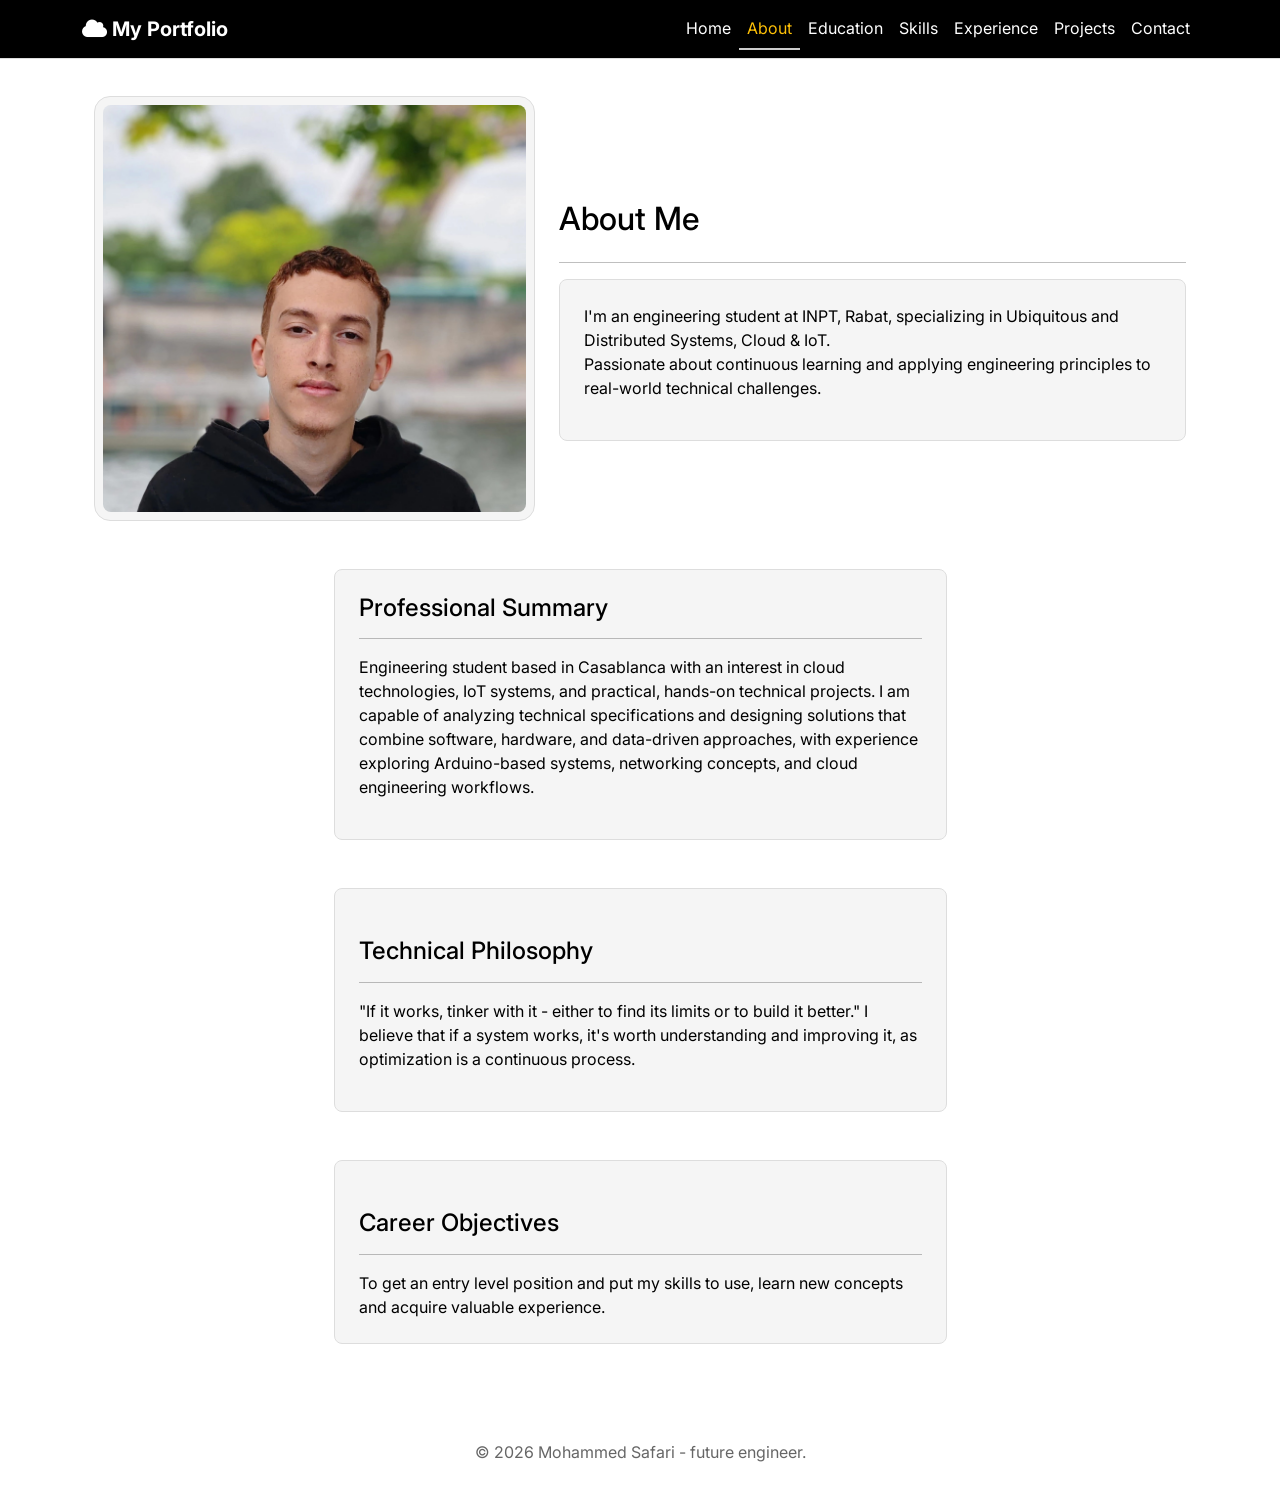
<file: about.html>
<!DOCTYPE html>
<html lang="en">

<head>
    <meta charset="UTF-8">
    <meta name="viewport" content="width=device-width, initial-scale=1.0">
    <title>About Me | Mohammed Safari</title>
    <link href="https://cdn.jsdelivr.net/npm/bootstrap@5.3.0/dist/css/bootstrap.min.css" rel="stylesheet">
    <link href="https://cdnjs.cloudflare.com/ajax/libs/font-awesome/6.4.0/css/all.min.css" rel="stylesheet">
    <link href="https://unpkg.com/aos@2.3.1/dist/aos.css" rel="stylesheet">
    <link href="https://fonts.googleapis.com/css2?family=Inter:wght@300;400;600;800&display=swap" rel="stylesheet">
    <link rel="stylesheet" href="css/styles.css">
</head>

<body>
    <div class="bg-animation"></div>

    <nav class="navbar navbar-expand-lg navbar-dark fixed-top glass-nav">
        <div class="container">
            <a class="navbar-brand fw-bold text-accent" href="index.html"><i class="fas fa-cloud"></i> My Portfolio</a>
            <button class="navbar-toggler" type="button" data-bs-toggle="collapse" data-bs-target="#navbarNav">
                <span class="navbar-toggler-icon"></span>
            </button>
            <div class="collapse navbar-collapse justify-content-end" id="navbarNav">
                <ul class="navbar-nav">
                    <li class="nav-item"><a class="nav-link" href="index.html">Home</a></li>
                    <li class="nav-item"><a class="nav-link active" href="about.html">About</a></li>
                    <li class="nav-item"><a class="nav-link" href="education.html">Education</a></li>
                    <li class="nav-item"><a class="nav-link" href="skills.html">Skills</a></li>
                    <li class="nav-item"><a class="nav-link" href="experience.html">Experience</a></li>
                    <li class="nav-item"><a class="nav-link" href="projects.html">Projects</a></li>
                    <li class="nav-item"><a class="nav-link" href="contact.html">Contact</a></li>
                </ul>
            </div>
        </div>
    </nav>

    <main class="container mt-5 pt-5 pb-5 min-vh-100 d-flex align-items-center">
        <div class="row align-items-center w-100">
            <div class="col-md-5 mb-4" data-aos="fade-right" data-aos-duration="800">
                <div class="glass-card p-2 text-center rounded-4">
                    <img src="assets/IMG_20250724_004520_618.jpg" alt="Mohammed Safari" class="img-fluid rounded-3">
                </div>
            </div>
            <div class="col-md-7" data-aos="fade-left" data-aos-duration="800" data-aos-delay="200">
                <h2 class="mb-4">About Me</h2>
                <hr class="section-line" />
                <div class="glass-card p-4 rounded-3">
                    <p class="mb-0" data-aos="fade-left" data-aos-delay="500">I'm an engineering student at INPT, Rabat, specializing in Ubiquitous and Distributed Systems, Cloud & IoT.
                        <br>Passionate about continuous learning and applying engineering principles to real-world technical challenges.<p>
                </div>
            </div>
            <div class="row align-items-center justify-content-center w-100 mt-4">
                <div class="col-md-7" data-aos="fade-right" data-aos-duration="800" data-aos-delay="200">
                    <div class="glass-card p-4 rounded-3 mb-5">
                        <h4 class="mb-3" data-aos="fade-right" data-aos-delay="300">Professional Summary</h4>
                        <hr class="section-line" />
                        <p data-aos="fade-right" data-aos-delay="400">Engineering student based in Casablanca with an interest in cloud technologies, IoT systems,
                            and practical, hands-on technical projects. 
                            I am capable of analyzing technical specifications and designing solutions that combine software, 
                            hardware, and data-driven approaches, with experience exploring Arduino-based systems, 
                            networking concepts, and cloud engineering workflows.</p>
                    </div>
                </div>
                <div class="col-md-7" data-aos="fade-left" data-aos-duration="800" data-aos-delay="200">
                    <div class="glass-card p-4 rounded-3 mb-5">
                        <h4 class="mb-3 mt-4" data-aos="fade-left" data-aos-delay="500">Technical Philosophy</h4>
                        <hr class="section-line" />
                        <p data-aos="fade-left" data-aos-delay="600">"If it works, tinker with it - either to find its limits or to build it better." I believe that
                            if a system works, it's worth understanding and improving it, as optimization is a continuous process.</p>
                    </div>
                </div>
                <div class="col-md-7" data-aos="fade-right" data-aos-duration="800" data-aos-delay="200">
                    <div class="glass-card p-4 rounded-3 mb-4">
                        <h4 class="mb-3 mt-4" data-aos="fade-right" data-aos-delay="400">Career Objectives</h4>
                        <hr class="section-line" />
                        <p class="mb-0" >To get an entry level position and put my skills to use, learn new concepts and acquire valuable experience.</p>
                    </div>
                </div>
            </div>
        </div>
    </main>

    <footer class="text-center py-4" style="background: var(--bg-dark);">
        <p class="mb-0 text-muted">&copy; 2026 Mohammed Safari - future engineer.</p>
    </footer>

    <script src="https://cdn.jsdelivr.net/npm/bootstrap@5.3.0/dist/js/bootstrap.bundle.min.js"></script>
    <script src="https://unpkg.com/aos@2.3.1/dist/aos.js"></script>
    <script src="js/script.js"></script>

</body>


</html>
</file>
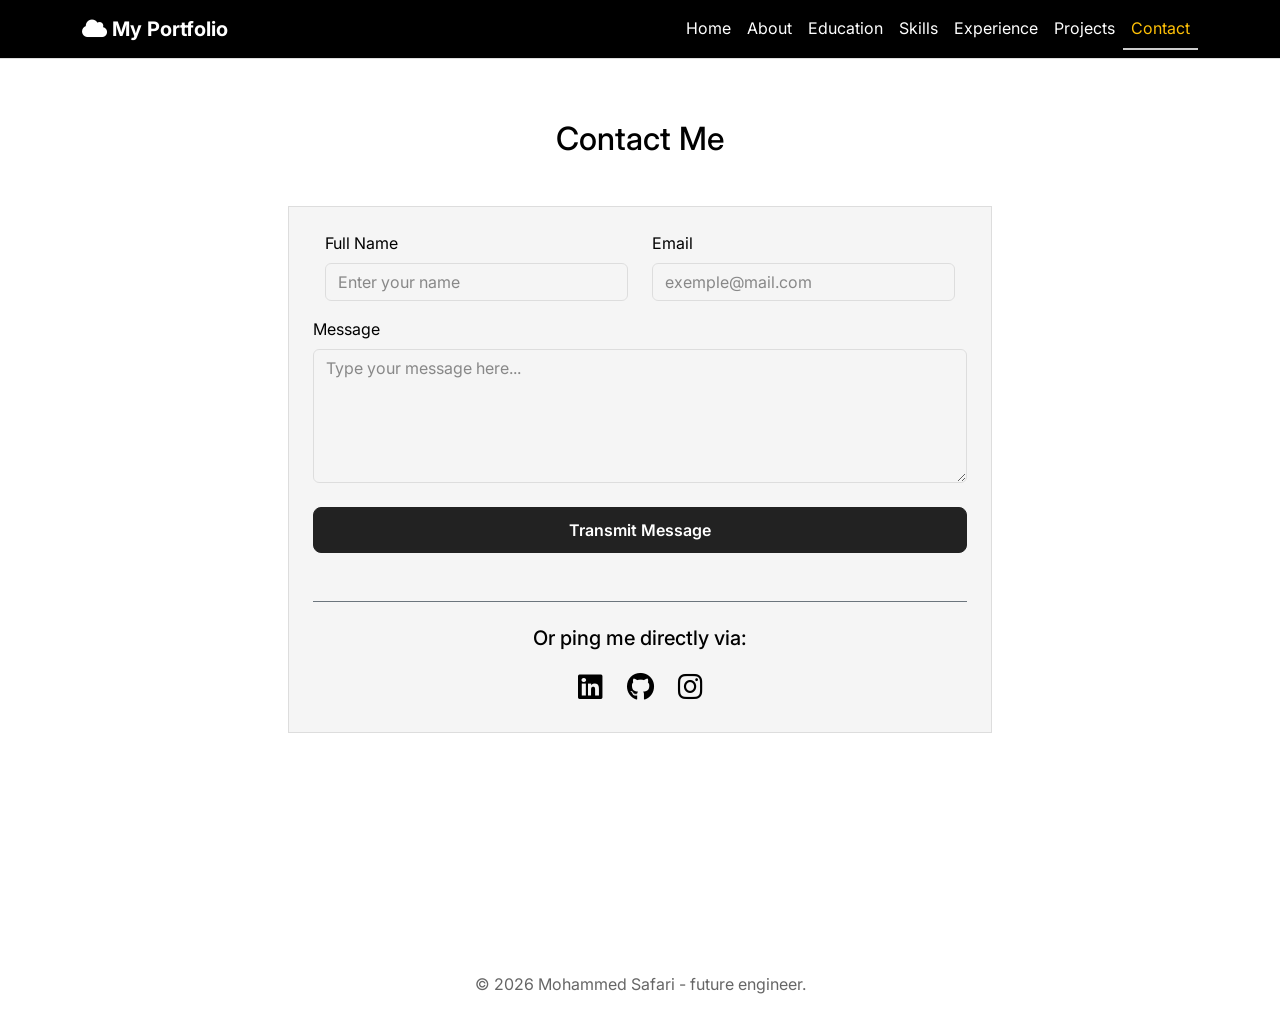
<file: contact.html>
<!DOCTYPE html>
<html lang="en">

<head>
    <meta charset="UTF-8">
    <meta name="viewport" content="width=device-width, initial-scale=1.0">
    <title>Contact Me | Mohammed Safari</title>
    <link href="https://cdn.jsdelivr.net/npm/bootstrap@5.3.0/dist/css/bootstrap.min.css" rel="stylesheet">
    <link href="https://cdnjs.cloudflare.com/ajax/libs/font-awesome/6.4.0/css/all.min.css" rel="stylesheet">
    <link href="https://unpkg.com/aos@2.3.1/dist/aos.css" rel="stylesheet">
    <link href="https://fonts.googleapis.com/css2?family=Inter:wght@300;400;600;800&display=swap" rel="stylesheet">
    <link rel="stylesheet" href="css/styles.css">
</head>

<body>
    <div class="bg-animation"></div>

    <nav class="navbar navbar-expand-lg navbar-dark fixed-top glass-nav">
        <div class="container">
            <a class="navbar-brand fw-bold text-accent" href="index.html"><i class="fas fa-cloud"></i> My Portfolio</a>
            <button class="navbar-toggler" type="button" data-bs-toggle="collapse" data-bs-target="#navbarNav">
                <span class="navbar-toggler-icon"></span>
            </button>
            <div class="collapse navbar-collapse justify-content-end" id="navbarNav">
                <ul class="navbar-nav">
                    <li class="nav-item"><a class="nav-link" href="index.html">Home</a></li>
                    <li class="nav-item"><a class="nav-link" href="about.html">About</a></li>
                    <li class="nav-item"><a class="nav-link active" href="education.html">Education</a></li>
                    <li class="nav-item"><a class="nav-link" href="skills.html">Skills</a></li>
                    <li class="nav-item"><a class="nav-link" href="experience.html">Experience</a></li>
                    <li class="nav-item"><a class="nav-link" href="projects.html">Projects</a></li>
                    <li class="nav-item"><a class="nav-link" href="contact.html">Contact</a></li>
                </ul>
            </div>
        </div>
    </nav>

    <main class="container mt-5 pt-5 pb-5 min-vh-100">
        <h2 class="text-center mb-5 mt-4" data-aos="fade-down">Contact Me</span>
        </h2>
        <div class="row justify-content-center">
            <div class="col-md-8">
                <div class="glass-card p-4 mx-2" data-aos="zoom-in" data-aos-duration="600">
                    <form id="contactForm">
                        <div class="row mb-3">
                            <div class="col-md-6" data-aos="fade-up" data-aos-delay="100">
                                <label for="name" class="form-label">Full Name</label>
                                <input type="text" class="form-control" id="name" required placeholder="Enter your name">
                            </div>
                            <div class="col-md-6 mt-3 mt-md-0" data-aos="fade-up" data-aos-delay="200">
                                <label for="email" class="form-label">Email</label>
                                <input type="email" class="form-control" id="email" required
                                    placeholder="exemple@mail.com">
                            </div>
                        </div>
                        <div class="mb-4" data-aos="fade-up" data-aos-delay="300">
                            <label for="message" class="form-label">Message</label>
                            <textarea class="form-control" id="message" rows="5" required
                                placeholder="Type your message here..."></textarea>
                        </div>
                        <button type="submit" id="submitBtn" class="btn btn-primary-custom w-100" data-aos="fade-up"
                            data-aos-delay="400">Transmit Message</button>
                    </form>

                    <div class="text-center mt-5 border-top border-secondary pt-4" data-aos="fade-in"
                        data-aos-delay="500">
                        <h5>Or ping me directly via:</h5>
                        <div class="d-flex justify-content-center gap-4 mt-3 fs-3">
                            <a href="https://www.linkedin.com/in/mohammed-safari-4b295926b/" title="LinkedIn" target="_blank" class="text-light hover-accent transition"><i class="fab fa-linkedin"></i></a>
                            <a href="https://github.com/pknmido" title="GitHub" target="_blank" class="text-light hover-accent transition"><i class="fab fa-github"></i></a>
                            <a href="https://www.instagram.com/pkn_mido/" title="Instagram" target="_blank" class="text-light hover-accent transition"><i class="fab fa-instagram"></i></a>
                        </div>
                    </div>
                </div>
            </div>
        </div>
    </main>

    <footer class="text-center py-4" style="background: var(--bg-dark);">
        <p class="mb-0 text-muted">&copy; 2026 Mohammed Safari - future engineer.</p>
    </footer>

    <script src="https://cdn.jsdelivr.net/npm/bootstrap@5.3.0/dist/js/bootstrap.bundle.min.js"></script>
    <script src="https://unpkg.com/aos@2.3.1/dist/aos.js"></script>
    <script src="js/script.js"></script>
</body>

</html>
</file>
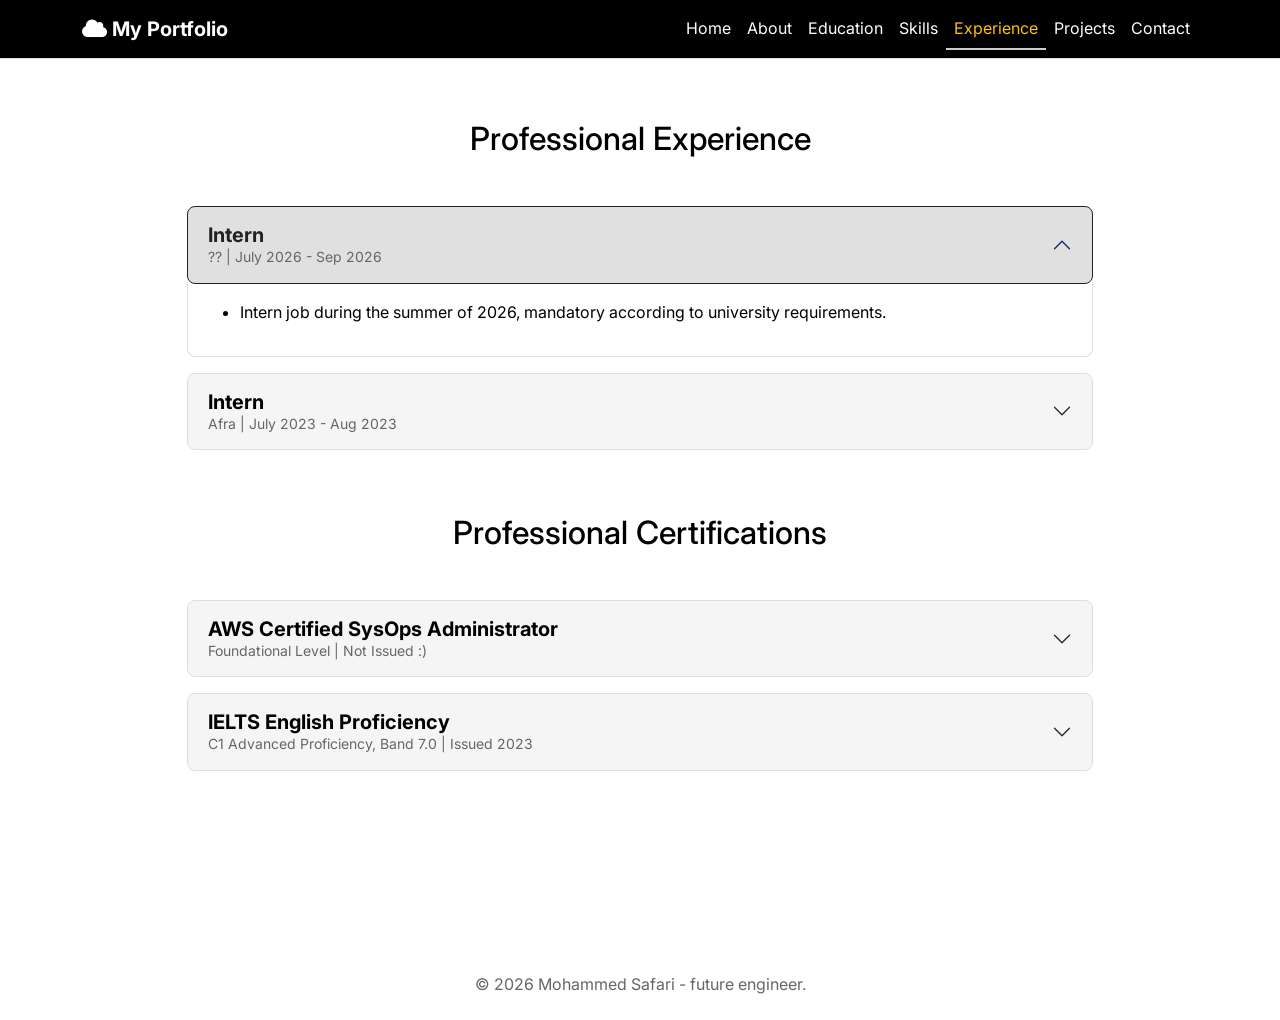
<file: experience.html>
<!DOCTYPE html>
<html lang="en">

<head>
    <meta charset="UTF-8">
    <meta name="viewport" content="width=device-width, initial-scale=1.0">
    <title>My Experience | Mohammed Safari</title>
    <link href="https://cdn.jsdelivr.net/npm/bootstrap@5.3.0/dist/css/bootstrap.min.css" rel="stylesheet">
    <link href="https://cdnjs.cloudflare.com/ajax/libs/font-awesome/6.4.0/css/all.min.css" rel="stylesheet">
    <link href="https://unpkg.com/aos@2.3.1/dist/aos.css" rel="stylesheet">
    <link href="https://fonts.googleapis.com/css2?family=Inter:wght@300;400;600;800&display=swap" rel="stylesheet">
    <link rel="stylesheet" href="css/styles.css">
</head>

<body>
    <div class="bg-animation"></div>

    <nav class="navbar navbar-expand-lg navbar-dark fixed-top glass-nav">
        <div class="container">
            <a class="navbar-brand fw-bold text-accent" href="index.html"><i class="fas fa-cloud"></i> My Portfolio</a>
            <button class="navbar-toggler" type="button" data-bs-toggle="collapse" data-bs-target="#navbarNav">
                <span class="navbar-toggler-icon"></span>
            </button>
            <div class="collapse navbar-collapse justify-content-end" id="navbarNav">
                <ul class="navbar-nav">
                    <li class="nav-item"><a class="nav-link" href="index.html">Home</a></li>
                    <li class="nav-item"><a class="nav-link" href="about.html">About</a></li>
                    <li class="nav-item"><a class="nav-link active" href="education.html">Education</a></li>
                    <li class="nav-item"><a class="nav-link" href="skills.html">Skills</a></li>
                    <li class="nav-item"><a class="nav-link" href="experience.html">Experience</a></li>
                    <li class="nav-item"><a class="nav-link" href="projects.html">Projects</a></li>
                    <li class="nav-item"><a class="nav-link" href="contact.html">Contact</a></li>
                </ul>
            </div>
        </div>
    </nav>

    <main class="container mt-5 pt-5 pb-5 min-vh-100">
        <h2 class="text-center mb-5 mt-4" data-aos="fade-down">Professional Experience</span>
        </h2>
        <div class="row justify-content-center">
            <div class="col-md-10">
                <div class="accordion" id="experienceAccordion">
                    <div class="accordion-item" data-aos="fade-up" data-aos-duration="600">
                        <h2 class="accordion-header">
                            <button class="accordion-button" type="button" data-bs-toggle="collapse"
                                data-bs-target="#job1">
                                <div>
                                    <h5 class="mb-0 fw-bold">Intern</h5>
                                    <small class="text-muted">?? | July 2026 - Sep 2026</small>
                                </div>
                            </button>
                        </h2>
                        <div id="job1" class="accordion-collapse collapse show" data-bs-parent="#experienceAccordion">
                            <div class="accordion-body text-light">
                                <ul>
                                    <li>Intern job during the summer of 2026, mandatory according to university requirements.</li>
                                </ul>
                            </div>
                        </div>
                    </div>
                    <div class="accordion-item" data-aos="fade-up" data-aos-duration="600" data-aos-delay="100">
                        <h2 class="accordion-header">
                            <button class="accordion-button collapsed" type="button" data-bs-toggle="collapse"
                                data-bs-target="#job2">
                                <div>
                                    <h5 class="mb-0 fw-bold">Intern</h5>
                                    <small class="text-muted">Afra | July 2023 - Aug 2023</small>
                                </div>
                            </button>
                        </h2>
                        <div id="job2" class="accordion-collapse collapse" data-bs-parent="#experienceAccordion">
                            <div class="accordion-body text-light">
                                <ul>
                                    <li>Worked with a team to manage client accounts and maintain internal systems.</li>
                                </ul>
                            </div>
                        </div>
                    </div>
                    <br>
                    <br>
                    <h2 class="text-center mb-5" data-aos="fade-down">Professional Certifications</span></h2>
                    <div class="accordion-item" data-aos="fade-up" data-aos-duration="600" data-aos-delay="100">
                        <h2 class="accordion-header">
                            <button class="accordion-button collapsed" type="button" data-bs-toggle="collapse"
                                data-bs-target="#cert1">
                                <div>
                                    <h5 class="mb-0 fw-bold">AWS Certified SysOps Administrator</h5>
                                    <small class="text-muted">Foundational Level | Not Issued :)</small>
                                </div>
                            </button>
                        </h2>
                        <div id="cert1" class="accordion-collapse collapse" data-bs-parent="#experienceAccordion">
                            <div class="accordion-body text-light">
                                Validates expertise in deploying, managing, and operating scalable,
                                highly available, and fault-tolerant systems on AWS. It demonstrates proficiency in
                                monitoring, security, and troubleshooting within AWS environments.
                            </div>
                        </div>
                    </div>
                    <div class="accordion-item" data-aos="fade-up" data-aos-duration="600" data-aos-delay="100">
                        <h2 class="accordion-header">
                            <button class="accordion-button collapsed" type="button" data-bs-toggle="collapse"
                                data-bs-target="#cert2">
                                <div>
                                    <h5 class="mb-0 fw-bold">IELTS English Proficiency</h5>
                                    <small class="text-muted">C1 Advanced Proficiency, Band 7.0 | Issued 2023</small>
                                </div>
                            </button>
                        </h2>
                        <div id="cert2" class="accordion-collapse collapse" data-bs-parent="#experienceAccordion">
                            <div class="accordion-body text-light">
                                Certified proficiency in English language across all four skills: listening, reading, writing, and speaking. Demonstrates ability to communicate effectively in professional and academic environments.
                            </div>
                        </div>
                    </div>
                </div>
            </div>
        </div>
    </main>

    <footer class="text-center py-4" style="background: var(--bg-dark);">
        <p class="mb-0 text-muted">&copy; 2026 Mohammed Safari - future engineer.</p>
    </footer>

    <script src="https://cdn.jsdelivr.net/npm/bootstrap@5.3.0/dist/js/bootstrap.bundle.min.js"></script>
    <script src="https://unpkg.com/aos@2.3.1/dist/aos.js"></script>
    <script src="js/script.js"></script>
</body>

</html>
</file>
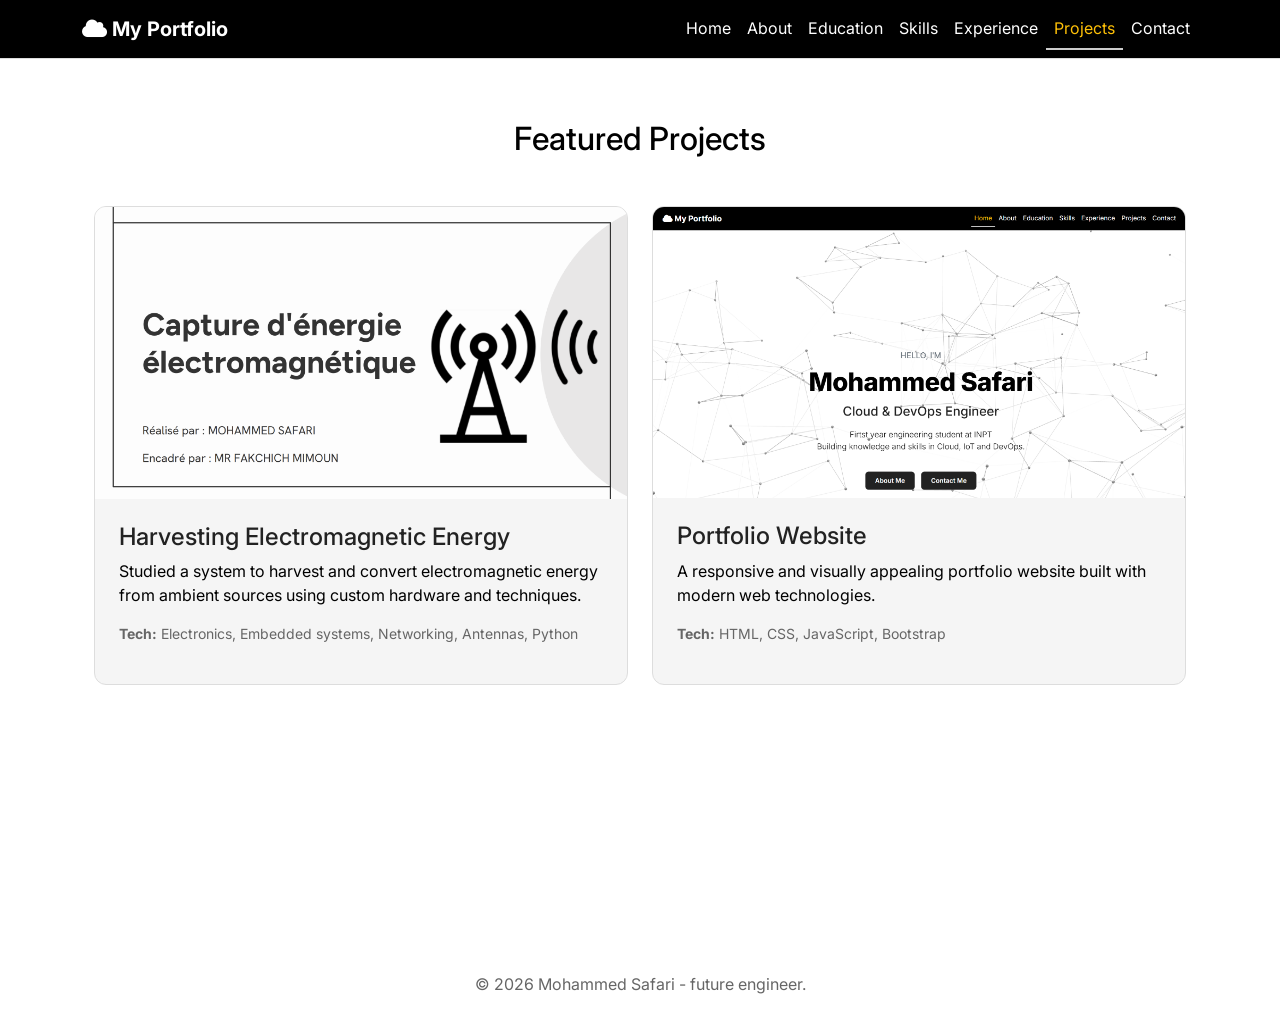
<file: projects.html>
<!DOCTYPE html>
<html lang="en">

<head>
    <meta charset="UTF-8">
    <meta name="viewport" content="width=device-width, initial-scale=1.0">
    <title>My Projects | Mohammed Safari</title>
    <link href="https://cdn.jsdelivr.net/npm/bootstrap@5.3.0/dist/css/bootstrap.min.css" rel="stylesheet">
    <link href="https://cdnjs.cloudflare.com/ajax/libs/font-awesome/6.4.0/css/all.min.css" rel="stylesheet">
    <link href="https://unpkg.com/aos@2.3.1/dist/aos.css" rel="stylesheet">
    <link href="https://fonts.googleapis.com/css2?family=Inter:wght@300;400;600;800&display=swap" rel="stylesheet">
    <link rel="stylesheet" href="css/styles.css">
</head>

<body>
    <div class="bg-animation"></div>

    <nav class="navbar navbar-expand-lg navbar-dark fixed-top glass-nav">
        <div class="container">
            <a class="navbar-brand fw-bold text-accent" href="index.html"><i class="fas fa-cloud"></i> My Portfolio</a>
            <button class="navbar-toggler" type="button" data-bs-toggle="collapse" data-bs-target="#navbarNav">
                <span class="navbar-toggler-icon"></span>
            </button>
            <div class="collapse navbar-collapse justify-content-end" id="navbarNav">
                <ul class="navbar-nav">
                    <li class="nav-item"><a class="nav-link" href="index.html">Home</a></li>
                    <li class="nav-item"><a class="nav-link" href="about.html">About</a></li>
                    <li class="nav-item"><a class="nav-link active" href="education.html">Education</a></li>
                    <li class="nav-item"><a class="nav-link" href="skills.html">Skills</a></li>
                    <li class="nav-item"><a class="nav-link" href="experience.html">Experience</a></li>
                    <li class="nav-item"><a class="nav-link" href="projects.html">Projects</a></li>
                    <li class="nav-item"><a class="nav-link" href="contact.html">Contact</a></li>
                </ul>
            </div>
        </div>
    </nav>

    <main class="container mt-5 pt-5 pb-5 min-vh-100">
        <h2 class="text-center mb-5 mt-4" data-aos="fade-down">Featured Projects</span></h2>

        <div class="row g-4">
            <div class="col-md-6" data-aos="zoom-in-up" data-aos-duration="600">
                <div class="project-card glass-card p-0 h-100 d-flex flex-column">
                    <img src="assets/Screenshot 2026-02-28 174633.png" alt="Project image"
                        class="img-fluid w-100">
                    <div class="p-4 flex-grow-1">
                        <h4 class="text-accent">Harvesting Electromagnetic Energy</h4>
                        <p>Studied a system to harvest and convert electromagnetic energy from ambient sources using custom hardware and techniques.</p>
                        <p class="small text-muted mt-auto"><strong>Tech:</strong> Electronics, Embedded systems, Networking, Antennas, Python</p>
                    </div>
                    <div class="project-overlay">
                        <a href="assets/tipe_cnc.pdf" download class="btn btn-primary-custom mb-2"><i class="fas fa-download"></i> Download PDF</a>
                        <a href="assets/tipe_cnc.pdf" target="_blank" class="btn btn-custom"><i class="fas fa-external-link-alt"></i> Preview</a>
                    </div>
                </div>
            </div>

            <div class="col-md-6" data-aos="zoom-in-up" data-aos-duration="600" data-aos-delay="150">
                <div class="project-card glass-card p-0 h-100 d-flex flex-column">
                    <img src="assets/web portfolio.png" alt="Portfolio project image"
                        class="img-fluid w-100">
                    <div class="p-4 flex-grow-1">
                        <h4 class="text-accent">Portfolio Website</h4>
                        <p>A responsive and visually appealing portfolio website built with modern web technologies.</p>
                        <p class="small text-muted mt-auto"><strong>Tech:</strong> HTML, CSS, JavaScript, Bootstrap</p>
                    </div>
                    <div class="project-overlay">
                        <a href="https://github.com/pknmido/Portfolio-Website" class="btn btn-primary-custom mb-2"><i class="fab fa-github"></i> GitHub Repo</a>
                        <a href="index.html" class="btn btn-custom"><i class="fas fa-external-link-alt"></i> View Site</a>
                    </div>
                </div>
            </div>
        </div>
    </main>

    <footer class="text-center py-4" style="background: var(--bg-dark);">
        <p class="mb-0 text-muted">&copy; 2026 Mohammed Safari - future engineer.</p>
    </footer>

    <script src="https://cdn.jsdelivr.net/npm/bootstrap@5.3.0/dist/js/bootstrap.bundle.min.js"></script>
    <script src="https://unpkg.com/aos@2.3.1/dist/aos.js"></script>
    <script src="js/script.js"></script>
</body>


</html>
</file>
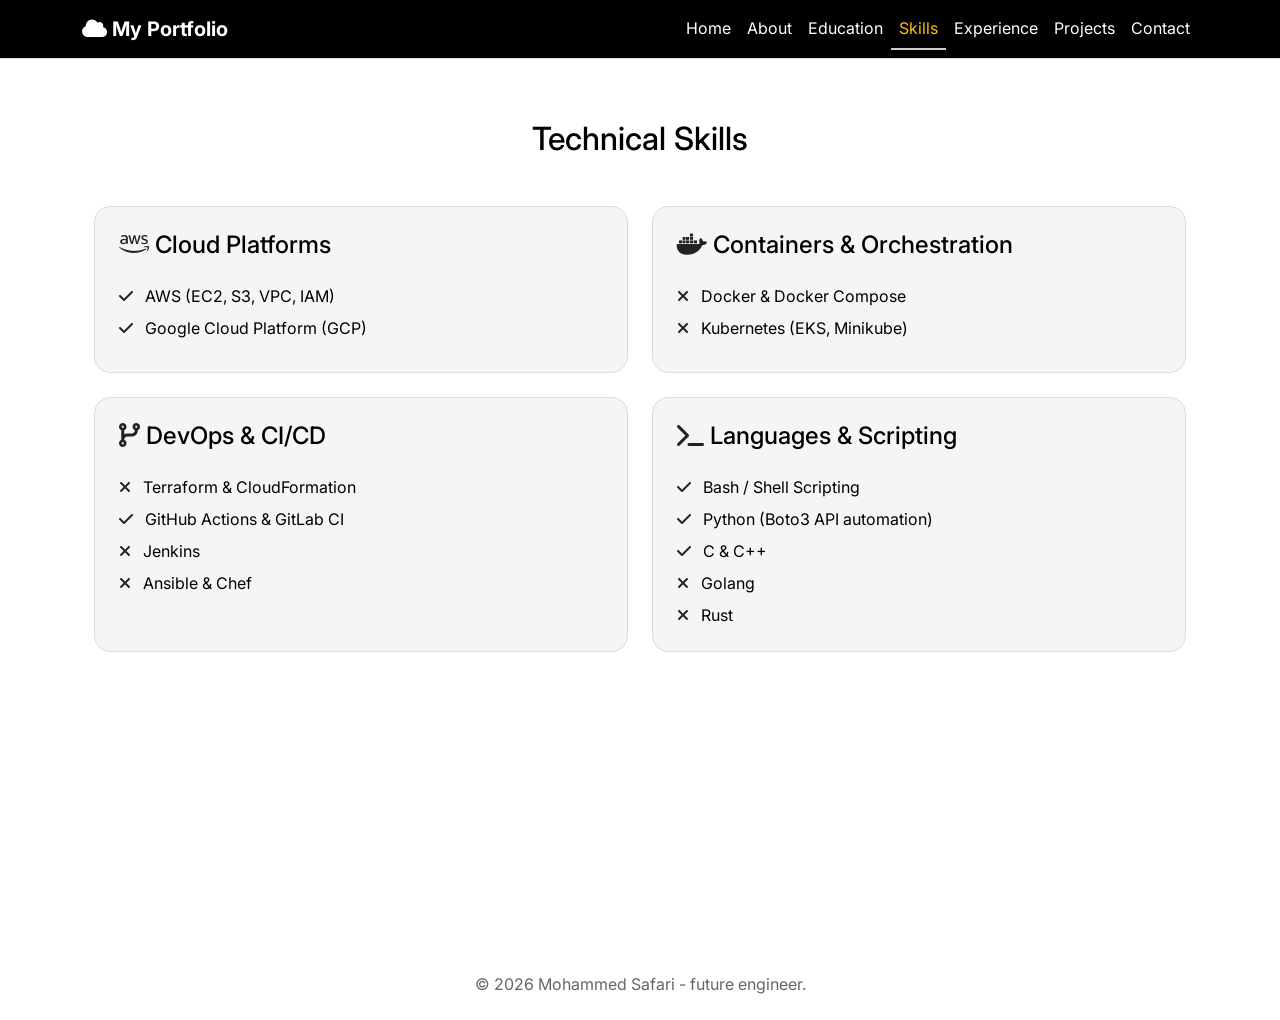
<file: skills.html>
<!DOCTYPE html>
<html lang="en">

<head>
    <meta charset="UTF-8">
    <meta name="viewport" content="width=device-width, initial-scale=1.0">
    <title>My Skills | Mohammed Safari</title>
    <link href="https://cdn.jsdelivr.net/npm/bootstrap@5.3.0/dist/css/bootstrap.min.css" rel="stylesheet">
    <link href="https://cdnjs.cloudflare.com/ajax/libs/font-awesome/6.4.0/css/all.min.css" rel="stylesheet">
    <link href="https://unpkg.com/aos@2.3.1/dist/aos.css" rel="stylesheet">
    <link href="https://fonts.googleapis.com/css2?family=Inter:wght@300;400;600;800&display=swap" rel="stylesheet">
    <link rel="stylesheet" href="css/styles.css">
</head>

<body>
    <div class="bg-animation"></div>

    <nav class="navbar navbar-expand-lg navbar-dark fixed-top glass-nav">
        <div class="container">
            <a class="navbar-brand fw-bold text-accent" href="index.html"><i class="fas fa-cloud"></i> My Portfolio</a>
            <button class="navbar-toggler" type="button" data-bs-toggle="collapse" data-bs-target="#navbarNav">
                <span class="navbar-toggler-icon"></span>
            </button>
            <div class="collapse navbar-collapse justify-content-end" id="navbarNav">
                <ul class="navbar-nav">
                    <li class="nav-item"><a class="nav-link" href="index.html">Home</a></li>
                    <li class="nav-item"><a class="nav-link" href="about.html">About</a></li>
                    <li class="nav-item"><a class="nav-link active" href="education.html">Education</a></li>
                    <li class="nav-item"><a class="nav-link" href="skills.html">Skills</a></li>
                    <li class="nav-item"><a class="nav-link" href="experience.html">Experience</a></li>
                    <li class="nav-item"><a class="nav-link" href="projects.html">Projects</a></li>
                    <li class="nav-item"><a class="nav-link" href="contact.html">Contact</a></li>
                </ul>
            </div>
        </div>
    </nav>

    <main class="container mt-5 pt-5 pb-5 min-vh-100">
        <h2 class="text-center mb-5 mt-4" data-aos="fade-down">Technical Skills</span></h2>
        <div class="row g-4">
            <div class="col-md-6 " data-aos="zoom-in" data-aos-duration="600">
                <div class="glass-card h-100 p-4 rounded-4">
                    <h4 class="mb-4"><i class="fab fa-aws text-accent"></i> Cloud Platforms</h4>
                    <ul class="list-unstyled mb-0">
                        <li class="mb-2"><i class="fas fa-check text-accent me-2"></i> AWS (EC2, S3, VPC, IAM)</li>
                        <li class="mb-2"><i class="fas fa-check text-accent me-2"></i> Google Cloud Platform (GCP)</li>
                    </ul>
                </div>
            </div>
            <div class="col-md-6" data-aos="zoom-in" data-aos-duration="600" data-aos-delay="100">
                <div class="glass-card h-100 p-4 rounded-4">
                    <h4 class="mb-4"><i class="fab fa-docker text-accent"></i> Containers & Orchestration</h4>
                    <ul class="list-unstyled mb-0">
                        <li class="mb-2"><i class="fas fa-times text-accent me-2"></i> Docker & Docker Compose</li>
                        <li class="mb-2"><i class="fas fa-times text-accent me-2"></i> Kubernetes (EKS, Minikube)</li>
                </div>
            </div>
            <div class="col-md-6" data-aos="zoom-in" data-aos-duration="600" data-aos-delay="200">
                <div class="glass-card h-100 p-4 rounded-4">
                    <h4 class="mb-4"><i class="fas fa-code-branch text-accent"></i> DevOps & CI/CD</h4>
                    <ul class="list-unstyled mb-0">
                        <li class="mb-2"><i class="fas fa-times text-accent me-2"></i> Terraform & CloudFormation</li>
                        <li class="mb-2"><i class="fas fa-check text-accent me-2"></i> GitHub Actions & GitLab CI</li>
                        <li class="mb-2"><i class="fas fa-times text-accent me-2"></i> Jenkins</li>
                        <li class="mb-0"><i class="fas fa-times text-accent me-2"></i> Ansible & Chef</li>
                    </ul>
                </div>
            </div>
            <div class="col-md-6" data-aos="zoom-in" data-aos-duration="600" data-aos-delay="300">
                <div class="glass-card h-100 p-4 rounded-4">
                    <h4 class="mb-4"><i class="fas fa-terminal text-accent"></i> Languages & Scripting</h4>
                    <ul class="list-unstyled mb-0">
                        <li class="mb-2"><i class="fas fa-check text-accent me-2"></i> Bash / Shell Scripting</li>
                        <li class="mb-2"><i class="fas fa-check text-accent me-2"></i> Python (Boto3 API automation)
                        </li>
                        <li class="mb-2"><i class="fas fa-check text-accent me-2"></i> C & C++</li>
                        <li class="mb-2"><i class="fas fa-times text-accent me-2"></i> Golang</li>
                        <li class="mb-0"><i class="fas fa-times text-accent me-2"></i> Rust</li>
                    </ul>
                </div>
            </div>
        </div>
    </main>

    <footer class="text-center py-4" style="background: var(--bg-dark);">
        <p class="mb-0 text-muted">&copy; 2026 Mohammed Safari - future engineer.</p>
    </footer>

    <script src="https://cdn.jsdelivr.net/npm/bootstrap@5.3.0/dist/js/bootstrap.bundle.min.js"></script>
    <script src="https://unpkg.com/aos@2.3.1/dist/aos.js"></script>
    <script src="js/script.js"></script>
</body>

</html>
</file>
<file: css/styles.css>
:root {
  --primary: #ffffff;
  --secondary: #666666;
  --accent: #222222;
  --bg-light: #ffffff;
  --text-dark: #000000;
  --border-color: #dddddd;
  --solid-bg: #f5f5f5;
  --hover-bg: #e0e0e0;
}

html {
  scroll-behavior: smooth;
}
html, body {
    overflow-x: hidden;
    width: 100%;
}

/* added to fit the nav bar in phone screens */
.row {
    margin-right: 0;
    margin-left: 0;
}


body {
  font-family: 'Inter', sans-serif;
  background-color: var(--bg-light);
  color: var(--text-dark);
  overflow-x: hidden;
  opacity: 0;
  transition: opacity 0.6s ease-in-out;
}

body.loaded {
  opacity: 1;
}

.bg-animation {
  position: fixed;
  top: 0;
  left: 0;
  width: 100%;
  height: 100%;
  z-index: -1;
  background: var(--bg-light);
}

/* High-Contrast Card Utilities */
.glass-card {
  background: var(--solid-bg);
  border: 1px solid var(--border-color);
  /* Prevent 'flicker' during AOS animations */
  backface-visibility: hidden;
  transform: translateZ(0);
  transition: transform 0.3s ease, border-color 0.3s ease, box-shadow 0.3s ease;
}

.glass-card:hover {
  transform: translateY(-5px);
  box-shadow: 0 10px 20px rgba(0, 0, 0, 0.1);
  border-color: var(--accent);
}

.glass-nav {
  background: #000000; /*!important;*/
  /* Keep navbar strictly black */
  border-bottom: 1px solid var(--border-color);
}

.glass-nav .navbar-brand,
.glass-nav .nav-link {
  color: #ffffff !important;
  /* Ensure text in nav is white */
}

.glass-nav .nav-link:hover,
.glass-nav .nav-link.active {
  color: #ffc107 !important;
  /* Lighter grey for hover/active state on black */
  border-bottom: 2px solid #cccccc;
}

/* Typography & Colors */
.text-accent {
  color: var(--accent);
}

.hero-title {
  font-weight: 800;
  font-size: 4rem;
  letter-spacing: -1px;
}

.btn-custom {
  background: transparent;
  color: var(--text-dark);
  border: 1px solid var(--accent);
  padding: 10px 24px;
  border-radius: 8px;
  transition: all 0.3s ease;
}

.btn-custom:hover {
  background: var(--accent);
  color: var(--bg-light);
  box-shadow: 0 0 15px rgba(0, 0, 0, 0.1);
}

.btn-primary-custom {
  background: var(--accent);
  color: var(--bg-light);
  font-weight: 600;
  border: 1px solid var(--accent);
  padding: 10px 24px;
  border-radius: 8px;
  transition: all 0.3s ease;
}

.btn-primary-custom:hover {
  background: transparent;
  color: var(--accent);
  box-shadow: 0 0 15px rgba(0, 0, 0, 0.1);
}

/* Timeline (Education) */
.timeline {
  position: relative;
  padding-left: 2rem;
  border-left: 2px solid var(--border-color);
}

.timeline-item {
  position: relative;
  margin-bottom: 2rem;
}

.timeline-item::before {
  content: '';
  position: absolute;
  left: -2.4rem;
  top: 0;
  width: 16px;
  height: 16px;
  border-radius: 50%;
  background: var(--accent);
  border: 3px solid var(--bg-light);
}

/* Experience Accordion */
.accordion-item {
  background: transparent;
  border: none;
  margin-bottom: 1rem;
}

.accordion-button {
  background: var(--solid-bg);
  color: var(--text-dark);
  border: 1px solid var(--border-color);
  border-radius: 8px !important;
}

.accordion-button:not(.collapsed) {
  background: var(--hover-bg);
  color: var(--accent);
  box-shadow: none;
  border-color: var(--accent);
}

.accordion-body {
  background: var(--bg-light);
  border-radius: 0 0 8px 8px;
  border: 1px solid var(--border-color);
  border-top: none;
}

.accordion-body.text-light {
  color: var(--text-dark) !important;
}

/* Project Overlay */
.project-card {
  position: relative;
  overflow: hidden;
  border-radius: 12px;
}

.project-overlay {
  position: absolute;
  top: 0;
  left: 0;
  width: 100%;
  height: 100%;
  background: rgba(255, 255, 255, 0.9);
  display: flex;
  flex-direction: column;
  justify-content: center;
  align-items: center;
  opacity: 0;
  transition: opacity 0.3s ease;
}

.project-card:hover .project-overlay {
  opacity: 1;
}

/* Contact Form */
.form-control {
  background: var(--solid-bg);
  border: 1px solid var(--border-color);
  color: var(--text-dark);
}

.form-control:focus {
  background: var(--hover-bg);
  border-color: var(--accent);
  color: var(--text-dark);
  box-shadow: none;
}

.form-control::placeholder {
  color: #888;
}

/* Override text colors globally where forced text classes were used */
.text-light {
  color: var(--text-dark) !important;
}

.text-muted {
  color: var(--secondary) !important;
}
</file>
